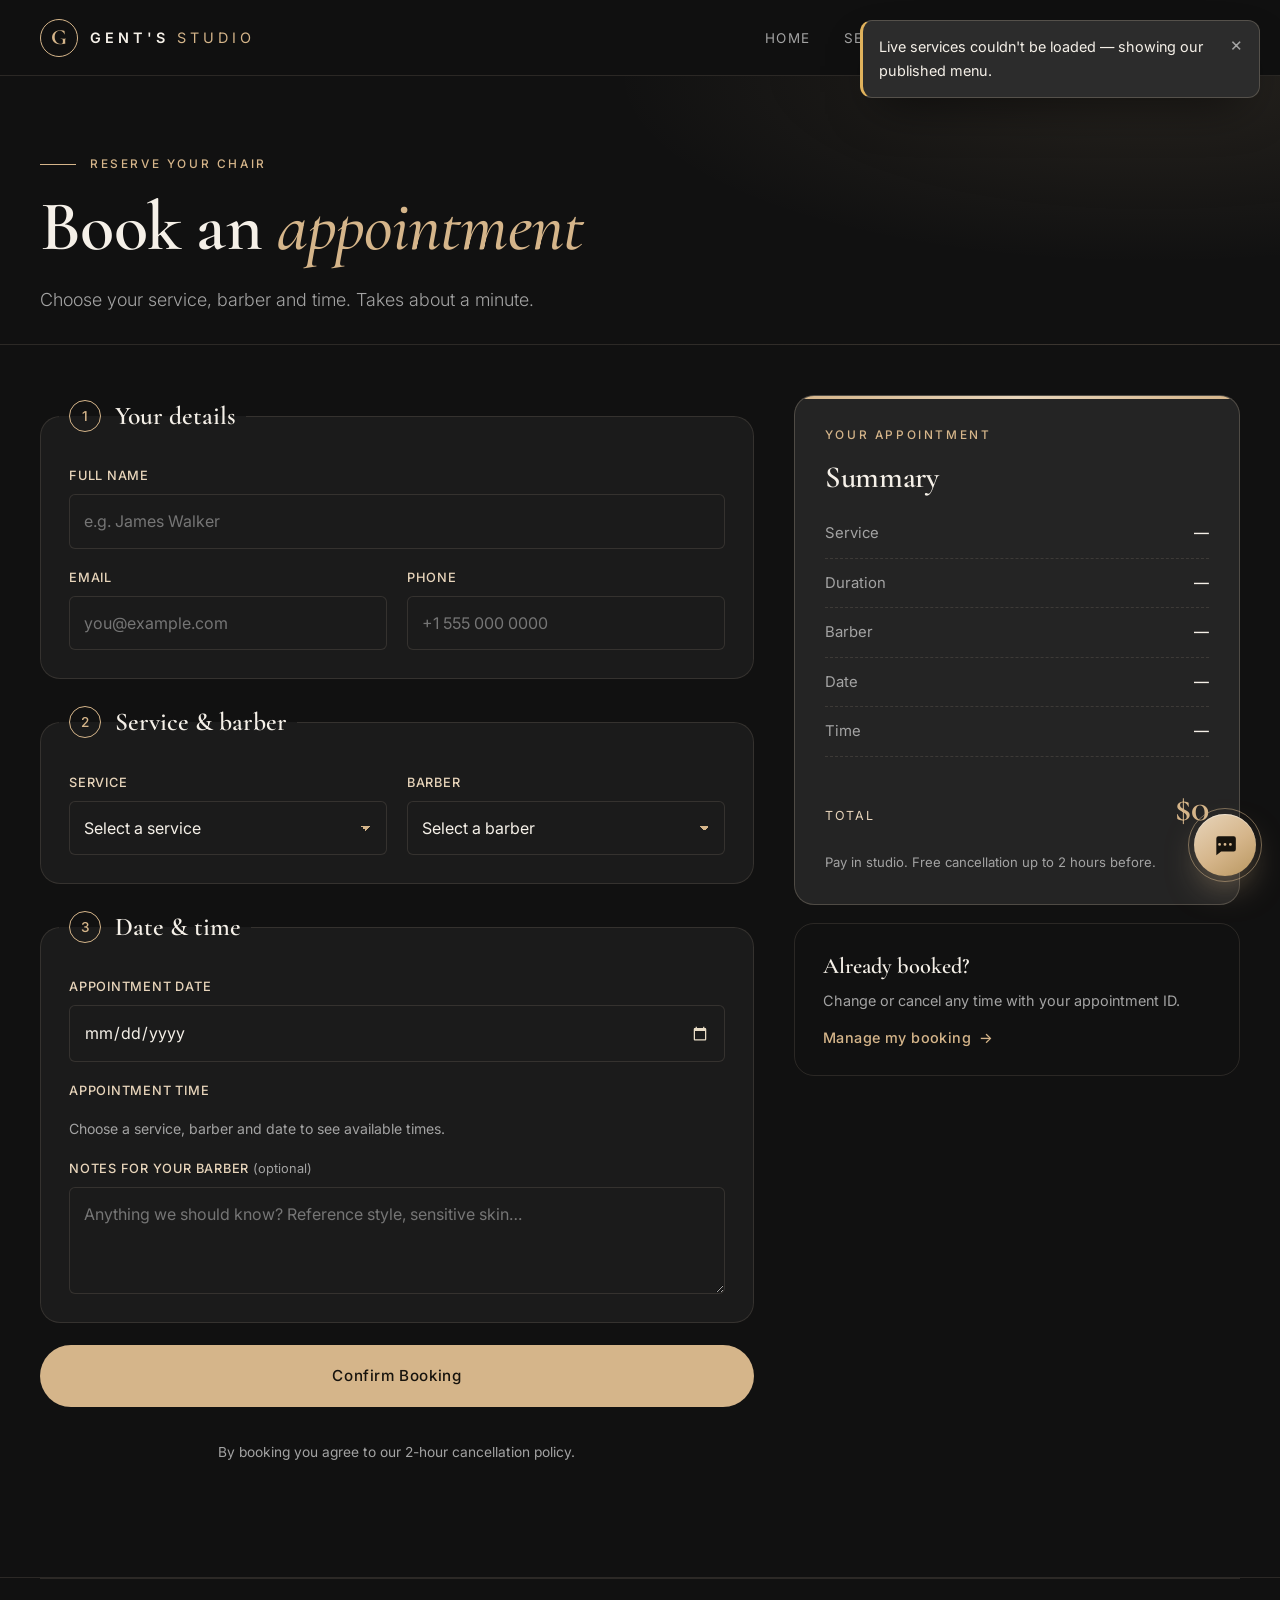
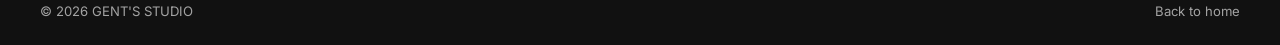
<file: gents-studio/booking.html>
<!DOCTYPE html>
<html lang="en">
<head>
  <meta charset="UTF-8">
  <meta name="viewport" content="width=device-width, initial-scale=1.0">
  <title>Book an Appointment — GENT'S STUDIO</title>
  <link rel="preconnect" href="https://fonts.googleapis.com">
  <link rel="preconnect" href="https://fonts.gstatic.com" crossorigin>
  <link href="https://fonts.googleapis.com/css2?family=Cormorant+Garamond:ital,wght@0,500;0,600;0,700;1,500&family=Inter:wght@300;400;500;600&display=swap" rel="stylesheet">
  <link rel="stylesheet" href="css/style.css">
  <link rel="stylesheet" href="css/booking.css">
  <link rel="stylesheet" href="css/responsive.css">
  <link rel="stylesheet" href="css/chatbot.css">
</head>
<body class="page-inner">
  <header class="site-header is-solid">
    <nav class="nav container" aria-label="Main">
      <a class="brand" href="index.html"><span class="brand__mark">G</span><span class="brand__text">GENT'S <em>STUDIO</em></span></a>
      <ul class="nav__links">
        <li><a href="index.html">Home</a></li>
        <li><a href="index.html#services">Services</a></li>
        <li><a href="index.html#barbers">Barbers</a></li>
        <li><a href="booking.html">Book</a></li>
        <li><a href="my-bookings.html">My Bookings</a></li>
      </ul>
      <button class="nav__burger" aria-label="Toggle menu" aria-expanded="false"><span></span><span></span><span></span></button>
    </nav>
  </header>

  <main class="booking-page">
    <section class="page-hero">
      <div class="container">
        <p class="eyebrow eyebrow--line">Reserve your chair</p>
        <h1 class="h1">Book an <em>appointment</em></h1>
        <p class="lead">Choose your service, barber and time. Takes about a minute.</p>
      </div>
    </section>

    <div class="container"><div id="dev-zone"></div></div>

    <section class="container booking-layout">
      <form id="booking-form" class="booking-form" novalidate>
        <fieldset class="form-step">
          <legend><span class="step-num">1</span>Your details</legend>
          <div class="form-grid">
            <div class="field field--full">
              <label for="name">Full name</label>
              <input id="name" name="name" autocomplete="name" placeholder="e.g. James Walker" required>
            </div>
            <div class="field">
              <label for="email">Email</label>
              <input id="email" name="email" type="email" autocomplete="email" placeholder="you@example.com" required>
            </div>
            <div class="field">
              <label for="phone">Phone</label>
              <input id="phone" name="phone" type="tel" autocomplete="tel" placeholder="+1 555 000 0000" required>
            </div>
          </div>
        </fieldset>

        <fieldset class="form-step">
          <legend><span class="step-num">2</span>Service &amp; barber</legend>
          <div class="form-grid">
            <div class="field">
              <label for="service">Service</label>
              <select id="service" name="service" required><option value="">Loading services…</option></select>
            </div>
            <div class="field">
              <label for="barber">Barber</label>
              <select id="barber" name="barber" required><option value="">Loading barbers…</option></select>
            </div>
          </div>
        </fieldset>

        <fieldset class="form-step">
          <legend><span class="step-num">3</span>Date &amp; time</legend>
          <div class="form-grid">
            <div class="field field--full">
              <label for="date">Appointment date</label>
              <input id="date" name="date" type="date" required>
            </div>
            <div class="field field--full">
              <label id="time-label">Appointment time</label>
              <input type="hidden" name="time" id="time">
              <div class="slot-grid" id="slot-grid" role="group" aria-labelledby="time-label"></div>
              <p class="slot-hint" id="slot-hint">Choose a service, barber and date to see available times.</p>
            </div>
            <div class="field field--full">
              <label for="notes">Notes for your barber <span class="optional">(optional)</span></label>
              <textarea id="notes" name="notes" rows="3" maxlength="500" placeholder="Anything we should know? Reference style, sensitive skin…"></textarea>
            </div>
          </div>
        </fieldset>

        <div id="booking-alert" class="form-alert" role="alert"></div>
        <button type="submit" class="btn btn--gold btn--lg btn--block">Confirm Booking</button>
        <p class="muted small center mt-sm">By booking you agree to our 2-hour cancellation policy.</p>
      </form>

      <aside class="booking-summary">
        <div class="summary-card">
          <p class="eyebrow">Your appointment</p>
          <h2 class="h3">Summary</h2>
          <div id="booking-summary"></div>
        </div>
        <div class="summary-help">
          <h3>Already booked?</h3>
          <p>Change or cancel any time with your appointment ID.</p>
          <a class="link-arrow" href="my-bookings.html">Manage my booking <span aria-hidden="true">→</span></a>
        </div>
      </aside>
    </section>
  </main>

  <footer class="site-footer site-footer--slim">
    <div class="container footer__base"><span>© <span data-year></span> GENT'S STUDIO</span><a href="index.html">Back to home</a></div>
  </footer>

  <script src="js/config.js"></script>
  <script src="js/api.js"></script>
  <script src="js/main.js"></script>
  <script src="js/booking.js"></script>
  <script src="js/chatbot.js"></script>
</body>
</html>
</file>
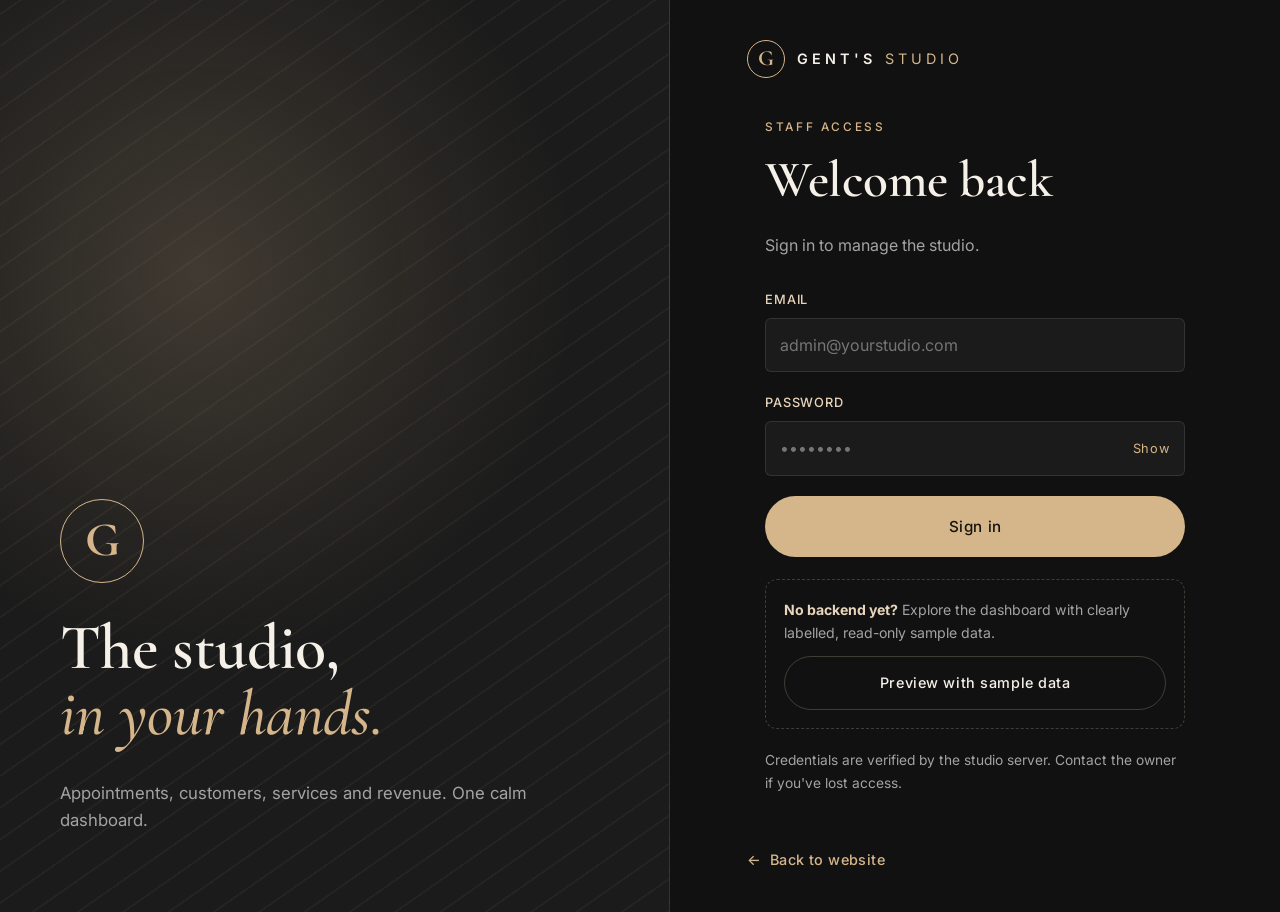
<file: gents-studio/login.html>
<!DOCTYPE html>
<html lang="en">
<head>
  <meta charset="UTF-8">
  <meta name="viewport" content="width=device-width, initial-scale=1.0">
  <meta name="robots" content="noindex">
  <title>Admin Login — GENT'S STUDIO</title>
  <link rel="preconnect" href="https://fonts.googleapis.com">
  <link rel="preconnect" href="https://fonts.gstatic.com" crossorigin>
  <link href="https://fonts.googleapis.com/css2?family=Cormorant+Garamond:ital,wght@0,500;0,600;0,700;1,500&family=Inter:wght@300;400;500;600&display=swap" rel="stylesheet">
  <link rel="stylesheet" href="css/style.css">
  <link rel="stylesheet" href="css/admin.css">
  <link rel="stylesheet" href="css/responsive.css">
</head>
<body class="login-body">
  <main class="login">
    <section class="login__art" aria-hidden="true">
      <div class="login__art-inner">
        <span class="brand__mark brand__mark--xl">G</span>
        <h2 class="display">The studio,<br><em>in your hands.</em></h2>
        <p>Appointments, customers, services and revenue. One calm dashboard.</p>
      </div>
    </section>

    <section class="login__panel">
      <a class="brand" href="index.html"><span class="brand__mark">G</span><span class="brand__text">GENT'S <em>STUDIO</em></span></a>
      <div class="login__form-wrap">
        <p class="eyebrow">Staff access</p>
        <h1 class="h2">Welcome back</h1>
        <p class="muted">Sign in to manage the studio.</p>

        <form id="login-form" class="login__form" novalidate>
          <div class="field">
            <label for="email">Email</label>
            <input id="email" name="email" type="email" autocomplete="username" placeholder="admin@yourstudio.com" required>
          </div>
          <div class="field">
            <label for="password">Password</label>
            <div class="input-group">
              <input id="password" name="password" type="password" autocomplete="current-password" placeholder="••••••••" required>
              <button type="button" class="input-group__btn" id="toggle-password" aria-pressed="false" aria-label="Show password">Show</button>
            </div>
          </div>
          <div id="login-alert" class="form-alert" role="alert"></div>
          <button type="submit" class="btn btn--gold btn--lg btn--block">Sign in</button>
        </form>
        <div class="preview-box" id="preview-box" hidden>
          <p><strong>No backend yet?</strong> Explore the dashboard with clearly labelled, read-only sample data.</p>
          <button type="button" class="btn btn--outline btn--block">Preview with sample data</button>
        </div>
        <p class="muted small mt-md">Credentials are verified by the studio server. Contact the owner if you've lost access.</p>
      </div>
      <a class="link-arrow small" href="index.html"><span aria-hidden="true">←</span> Back to website</a>
    </section>
  </main>

  <script src="js/config.js"></script>
  <script src="js/api.js"></script>
  <script src="js/auth.js"></script>
</body>
</html>
</file>
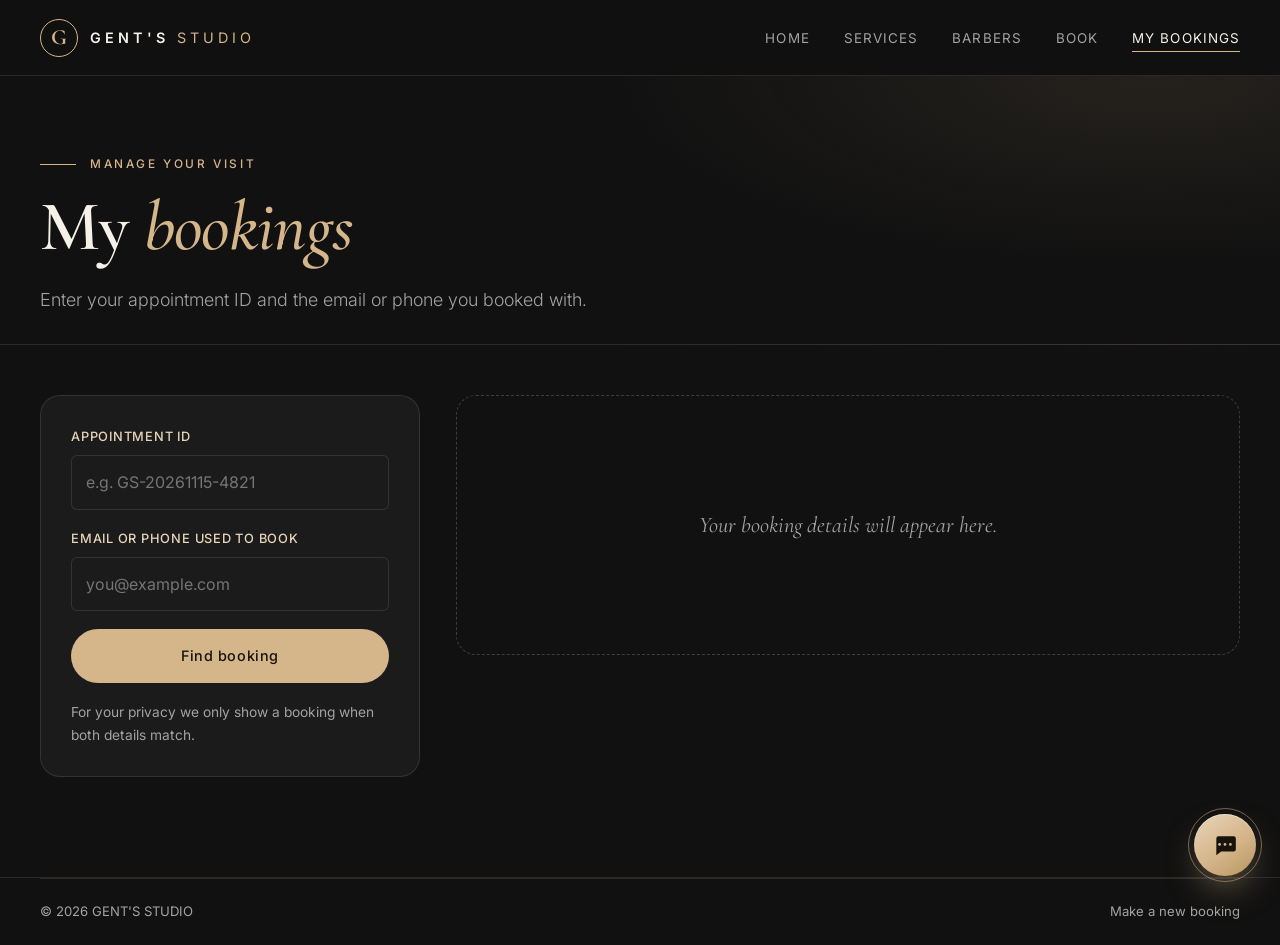
<file: gents-studio/my-bookings.html>
<!DOCTYPE html>
<html lang="en">
<head>
  <meta charset="UTF-8">
  <meta name="viewport" content="width=device-width, initial-scale=1.0">
  <title>My Bookings — GENT'S STUDIO</title>
  <link rel="preconnect" href="https://fonts.googleapis.com">
  <link rel="preconnect" href="https://fonts.gstatic.com" crossorigin>
  <link href="https://fonts.googleapis.com/css2?family=Cormorant+Garamond:ital,wght@0,500;0,600;0,700;1,500&family=Inter:wght@300;400;500;600&display=swap" rel="stylesheet">
  <link rel="stylesheet" href="css/style.css">
  <link rel="stylesheet" href="css/booking.css">
  <link rel="stylesheet" href="css/responsive.css">
  <link rel="stylesheet" href="css/chatbot.css">
</head>
<body class="page-inner">
  <header class="site-header is-solid">
    <nav class="nav container" aria-label="Main">
      <a class="brand" href="index.html"><span class="brand__mark">G</span><span class="brand__text">GENT'S <em>STUDIO</em></span></a>
      <ul class="nav__links">
        <li><a href="index.html">Home</a></li>
        <li><a href="index.html#services">Services</a></li>
        <li><a href="index.html#barbers">Barbers</a></li>
        <li><a href="booking.html">Book</a></li>
        <li><a href="my-bookings.html">My Bookings</a></li>
      </ul>
      <button class="nav__burger" aria-label="Toggle menu" aria-expanded="false"><span></span><span></span><span></span></button>
    </nav>
  </header>

  <main class="bookings-page">
    <section class="page-hero">
      <div class="container">
        <p class="eyebrow eyebrow--line">Manage your visit</p>
        <h1 class="h1">My <em>bookings</em></h1>
        <p class="lead">Enter your appointment ID and the email or phone you booked with.</p>
      </div>
    </section>

    <div class="container"><div id="dev-zone"></div></div>

    <section class="container bookings-layout">
      <form id="lookup-form" class="lookup-card" novalidate>
        <div class="field">
          <label for="appointmentId">Appointment ID</label>
          <input id="appointmentId" name="appointmentId" placeholder="e.g. GS-20261115-4821" autocomplete="off" required>
        </div>
        <div class="field">
          <label for="identity">Email or phone used to book</label>
          <input id="identity" name="identity" placeholder="you@example.com" autocomplete="email" required>
        </div>
        <button type="submit" class="btn btn--gold">Find booking</button>
        <div id="lookup-alert" class="form-alert lookup-card__alert" role="alert"></div>
        <p class="muted small lookup-card__note">For your privacy we only show a booking when both details match.</p>
      </form>

      <div id="lookup-result" class="lookup-result" aria-live="polite"></div>
    </section>
  </main>

  <footer class="site-footer site-footer--slim">
    <div class="container footer__base"><span>© <span data-year></span> GENT'S STUDIO</span><a href="booking.html">Make a new booking</a></div>
  </footer>

  <script src="js/config.js"></script>
  <script src="js/api.js"></script>
  <script src="js/main.js"></script>
  <script src="js/appointments.js"></script>
  <script src="js/chatbot.js"></script>
</body>
</html>
</file>
<file: gents-studio/css/style.css>
/* =========================================================
   GENT'S STUDIO — base styles, components, homepage
   ========================================================= */
:root {
  --bg: #111111;
  --bg-2: #1B1B1B;
  --card: #242424;
  --card-2: #2C2C2C;
  --gold: #D5B58A;
  --gold-dk: #B8965F;
  --beige: #E8D5BB;
  --text: #F5F0E8;
  --text-2: #A3A3A3;
  --line: rgba(232, 213, 187, 0.12);
  --line-2: rgba(232, 213, 187, 0.22);
  --ok: #7FB685;
  --warn: #E0B25C;
  --err: #E07A6B;
  --info: #8FB3D9;

  --serif: "Cormorant Garamond", Georgia, "Times New Roman", serif;
  --sans: "Inter", system-ui, -apple-system, "Segoe UI", Roboto, sans-serif;

  --r-sm: 6px; --r: 12px; --r-lg: 20px;
  --shadow: 0 20px 50px -20px rgba(0, 0, 0, 0.7);
  --ease: cubic-bezier(.2, .7, .2, 1);
  --container: 1200px;
  --header-h: 76px;
}

*, *::before, *::after { box-sizing: border-box; }
html { scroll-behavior: smooth; scroll-padding-top: var(--header-h); }
body {
  margin: 0; background: var(--bg); color: var(--text);
  font: 400 16px/1.65 var(--sans); -webkit-font-smoothing: antialiased;
}
body.no-scroll { overflow: hidden; }
img { max-width: 100%; display: block; }
a { color: inherit; text-decoration: none; }
button { font: inherit; color: inherit; cursor: pointer; }
input, select, textarea { font: inherit; }
::selection { background: var(--gold); color: var(--bg); }
:focus-visible { outline: 2px solid var(--gold); outline-offset: 3px; }
code { font-family: ui-monospace, Menlo, monospace; font-size: .88em; color: var(--beige); background: var(--card); padding: 1px 6px; border-radius: 4px; }

.container { width: min(100% - 48px, var(--container)); margin-inline: auto; }
.skip-link { position: absolute; left: -999px; top: 8px; background: var(--gold); color: var(--bg); padding: 8px 14px; border-radius: var(--r-sm); z-index: 999; }
.skip-link:focus { left: 8px; }

/* ---------- Typography ---------- */
.display, .h1, .h2, .h3 { font-family: var(--serif); font-weight: 600; letter-spacing: -0.01em; line-height: 1.04; margin: 0 0 .5em; }
.display { font-size: clamp(3rem, 7.4vw, 6.4rem); }
.h1 { font-size: clamp(2.6rem, 5.5vw, 4.4rem); }
.h2 { font-size: clamp(2rem, 4vw, 3.2rem); }
.h3 { font-size: clamp(1.5rem, 2.4vw, 2rem); }
.display em, .h1 em, .h2 em, .h3 em { font-style: italic; font-weight: 500; color: var(--gold); }
.lead { font-size: clamp(1.05rem, 1.4vw, 1.2rem); color: var(--text-2); max-width: 56ch; font-weight: 300; }
.eyebrow { font-size: .74rem; letter-spacing: .22em; text-transform: uppercase; color: var(--gold); font-weight: 500; margin: 0 0 1rem; }
.eyebrow--line { display: inline-flex; align-items: center; gap: 14px; }
.eyebrow--line::before { content: ""; width: 36px; height: 1px; background: var(--gold); }
.muted { color: var(--text-2); }
.small { font-size: .86rem; }
.center { text-align: center; }
.mono { font-family: ui-monospace, Menlo, monospace; font-size: .85em; letter-spacing: .02em; }
.mt-sm { margin-top: .75rem; } .mt-md { margin-top: 1.25rem; } .mt-lg { margin-top: 3rem; }
.text-warn { color: var(--warn); } .text-error { color: var(--err); }

/* ---------- Buttons ---------- */
.btn {
  --pad: 14px 26px;
  display: inline-flex; align-items: center; justify-content: center; gap: 10px;
  padding: var(--pad); border-radius: 999px; border: 1px solid transparent;
  font-size: .9rem; font-weight: 500; letter-spacing: .04em; white-space: nowrap;
  transition: background .25s var(--ease), color .25s var(--ease), border-color .25s var(--ease), transform .25s var(--ease), box-shadow .25s var(--ease);
  background: none;
}
.btn:hover:not(:disabled) { transform: translateY(-1px); }
.btn:active:not(:disabled) { transform: translateY(0); }
.btn:disabled { opacity: .6; cursor: not-allowed; }
.btn--sm { --pad: 9px 18px; font-size: .82rem; }
.btn--lg { --pad: 17px 34px; font-size: .95rem; }
.btn--block { width: 100%; }
.btn--gold { background: var(--gold); color: #17130D; }
.btn--gold:hover:not(:disabled) { background: var(--beige); box-shadow: 0 10px 30px -10px rgba(213, 181, 138, .55); }
.btn--outline { border-color: var(--line-2); color: var(--text); }
.btn--outline:hover:not(:disabled) { border-color: var(--gold); color: var(--gold); }
.btn--ghost { color: var(--text-2); border-color: var(--line); }
.btn--ghost:hover:not(:disabled) { color: var(--text); border-color: var(--line-2); background: rgba(255, 255, 255, .03); }
.btn--danger { background: var(--err); color: #1a0d0b; }
.btn--danger:hover:not(:disabled) { background: #ec9285; }
.btn--danger-text { color: var(--err); }
.btn--danger-text:hover:not(:disabled) { color: #f19a8d; border-color: rgba(224, 122, 107, .4); }

.link-arrow { color: var(--gold); font-weight: 500; font-size: .9rem; letter-spacing: .03em; display: inline-flex; gap: 8px; align-items: center; }
.link-arrow span { transition: transform .25s var(--ease); }
.link-arrow:hover span { transform: translateX(4px); }

.spinner { width: 15px; height: 15px; border-radius: 50%; border: 2px solid currentColor; border-right-color: transparent; display: inline-block; animation: spin .7s linear infinite; }
@keyframes spin { to { transform: rotate(360deg); } }

/* ---------- Forms ---------- */
.form-grid { display: grid; grid-template-columns: repeat(2, minmax(0, 1fr)); gap: 18px 20px; }
.field { display: flex; flex-direction: column; gap: 8px; min-width: 0; }
.field--full { grid-column: 1 / -1; }
.field label, .field > span { font-size: .8rem; letter-spacing: .06em; text-transform: uppercase; color: var(--beige); font-weight: 500; }
.optional { text-transform: none; letter-spacing: 0; color: var(--text-2); font-weight: 400; }
.field input, .field select, .field textarea, .toolbar input, .toolbar select, .status-row select {
  width: 100%; background: var(--bg-2); color: var(--text); border: 1px solid var(--line);
  border-radius: var(--r-sm); padding: 13px 14px; transition: border-color .2s, box-shadow .2s, background .2s;
}
.field textarea { resize: vertical; min-height: 84px; }
.field select, .toolbar select, .status-row select {
  appearance: none; padding-right: 40px;
  background-image: linear-gradient(45deg, transparent 50%, var(--gold) 50%), linear-gradient(135deg, var(--gold) 50%, transparent 50%);
  background-position: calc(100% - 20px) 52%, calc(100% - 15px) 52%; background-size: 5px 5px; background-repeat: no-repeat;
}
.field input:hover, .field select:hover, .field textarea:hover { border-color: var(--line-2); }
.field input:focus, .field select:focus, .field textarea:focus, .toolbar input:focus, .toolbar select:focus {
  outline: none; border-color: var(--gold); box-shadow: 0 0 0 3px rgba(213, 181, 138, .15); background: #1f1f1f;
}
input[type="date"]::-webkit-calendar-picker-indicator, input[type="time"]::-webkit-calendar-picker-indicator { filter: invert(.8) sepia(.4); cursor: pointer; }
.field.has-error input, .field.has-error select, .field.has-error textarea { border-color: var(--err); }
.field__error { margin: 0; font-size: .8rem; color: var(--err); min-height: 0; }
.field.has-error .slot-grid { outline: 1px solid var(--err); outline-offset: 6px; border-radius: var(--r-sm); }

.input-group { display: flex; position: relative; }
.input-group input { padding-right: 70px; }
.input-group__btn { position: absolute; right: 6px; top: 50%; transform: translateY(-50%); background: none; border: 0; color: var(--gold); font-size: .8rem; padding: 8px 10px; letter-spacing: .05em; }

.form-alert { display: none; padding: 13px 16px; border-radius: var(--r-sm); font-size: .9rem; margin: 6px 0 16px; border: 1px solid; }
.form-alert--error, .form-alert--warn, .form-alert--ok { display: block; }
.form-alert--error { background: rgba(224, 122, 107, .1); border-color: rgba(224, 122, 107, .35); color: #f0a497; }
.form-alert--warn { background: rgba(224, 178, 92, .1); border-color: rgba(224, 178, 92, .35); color: #ecc77f; }
.form-alert--ok { background: rgba(127, 182, 133, .1); border-color: rgba(127, 182, 133, .35); color: #9fd1a4; }

.dev-banner {
  display: flex; gap: 14px; align-items: baseline; flex-wrap: wrap;
  margin: 24px 0; padding: 14px 18px; border-radius: var(--r);
  background: repeating-linear-gradient(-45deg, rgba(224, 178, 92, .06) 0 12px, rgba(224, 178, 92, .1) 12px 24px);
  border: 1px dashed rgba(224, 178, 92, .45); color: #ecc77f; font-size: .9rem;
}
.dev-banner strong { text-transform: uppercase; letter-spacing: .14em; font-size: .72rem; }
.dev-banner span { color: var(--text-2); }

/* ---------- Badges / chips ---------- */
.badge { display: inline-block; padding: 4px 11px; border-radius: 999px; font-size: .72rem; font-weight: 600; letter-spacing: .08em; text-transform: uppercase; border: 1px solid; white-space: nowrap; }
.badge--pending   { color: var(--warn); border-color: rgba(224, 178, 92, .4); background: rgba(224, 178, 92, .08); }
.badge--confirmed { color: var(--info); border-color: rgba(143, 179, 217, .4); background: rgba(143, 179, 217, .08); }
.badge--completed { color: var(--ok); border-color: rgba(127, 182, 133, .4); background: rgba(127, 182, 133, .08); }
.badge--cancelled, .badge--deleted, .badge--no-show { color: var(--err); border-color: rgba(224, 122, 107, .4); background: rgba(224, 122, 107, .08); }

.chips { list-style: none; padding: 0; margin: 0; display: flex; flex-wrap: wrap; gap: 6px; }
.chips li, .chip { font-size: .74rem; padding: 4px 11px; border-radius: 999px; border: 1px solid var(--line-2); color: var(--beige); }

/* ---------- Header / nav ---------- */
.site-header { position: fixed; inset: 0 0 auto; z-index: 50; height: var(--header-h); display: flex; align-items: center; transition: background .3s, border-color .3s, backdrop-filter .3s; border-bottom: 1px solid transparent; }
.site-header.is-scrolled, .site-header.is-solid { background: rgba(17, 17, 17, .86); backdrop-filter: blur(14px); border-color: var(--line); }
.nav { display: flex; align-items: center; justify-content: space-between; gap: 24px; }
.brand { display: inline-flex; align-items: center; gap: 12px; }
.brand__mark { width: 38px; height: 38px; border: 1px solid var(--gold); border-radius: 50%; display: grid; place-items: center; font-family: var(--serif); font-size: 1.35rem; font-weight: 700; color: var(--gold); }
.brand__mark--xl { width: 84px; height: 84px; font-size: 3rem; margin-bottom: 32px; }
.brand__text { font-size: .9rem; letter-spacing: .28em; font-weight: 600; }
.brand__text em { font-style: normal; color: var(--gold); font-weight: 400; }
.nav__links { list-style: none; display: flex; align-items: center; gap: 34px; margin: 0; padding: 0; }
.nav__links a:not(.btn) { font-size: .84rem; letter-spacing: .08em; text-transform: uppercase; color: var(--text-2); position: relative; padding: 6px 0; transition: color .2s; }
.nav__links a:not(.btn)::after { content: ""; position: absolute; left: 0; bottom: 0; width: 100%; height: 1px; background: var(--gold); transform: scaleX(0); transform-origin: left; transition: transform .3s var(--ease); }
.nav__links a:not(.btn):hover, .nav__links a.is-active { color: var(--text); }
.nav__links a:not(.btn):hover::after, .nav__links a.is-active::after { transform: scaleX(1); }
.nav__burger { display: none; background: none; border: 0; width: 42px; height: 42px; padding: 10px; flex-direction: column; justify-content: center; gap: 6px; }
.nav__burger span { height: 1.5px; background: var(--text); transition: transform .3s, opacity .3s; }

/* ---------- Hero ---------- */
.hero { position: relative; min-height: 100vh; min-height: 100svh; display: flex; flex-direction: column; justify-content: center; padding-top: calc(var(--header-h) + 40px); overflow: hidden; }
.hero__bg { position: absolute; inset: 0; z-index: -1;
  background:
    radial-gradient(70% 60% at 85% 20%, rgba(213, 181, 138, .14), transparent 60%),
    radial-gradient(50% 50% at 10% 90%, rgba(213, 181, 138, .06), transparent 70%),
    var(--bg);
}
.hero__bg::before { content: ""; position: absolute; inset: 0 0 0 38%;
  background: linear-gradient(90deg, var(--bg) 0%, rgba(17, 17, 17, .78) 20%, rgba(17, 17, 17, .15) 100%), linear-gradient(0deg, var(--bg) 0%, transparent 42%), url("https://images.unsplash.com/photo-1503951914875-452162b0f3f1?auto=format&fit=crop&w=1800&q=85") center 45%/cover;
  opacity: .72; }
.hero__stripe { position: absolute; right: 9%; top: 0; bottom: 0; width: 160px; opacity: .08;
  background: repeating-linear-gradient(-35deg, var(--gold) 0 18px, transparent 18px 36px, var(--beige) 36px 54px, transparent 54px 72px);
  mask-image: linear-gradient(transparent, #000 25%, #000 75%, transparent); -webkit-mask-image: linear-gradient(transparent, #000 25%, #000 75%, transparent); }
.hero__grain { position: absolute; inset: 0; opacity: .05; background-image: url("data:image/svg+xml,%3Csvg xmlns='http://www.w3.org/2000/svg' width='160' height='160'%3E%3Cfilter id='n'%3E%3CfeTurbulence type='fractalNoise' baseFrequency='.9' numOctaves='3'/%3E%3C/filter%3E%3Crect width='100%25' height='100%25' filter='url(%23n)'/%3E%3C/svg%3E"); }
.hero__inner { display: grid; grid-template-columns: 1.5fr 1fr; gap: 60px; align-items: end; padding-bottom: 60px; }
.hero__copy .lead { margin: 1.6rem 0 2.4rem; }
.hero__actions { display: flex; gap: 14px; flex-wrap: wrap; }
.hero__barbers { margin-top: 28px; }
.hero__card { background: rgba(36, 36, 36, .6); backdrop-filter: blur(10px); border: 1px solid var(--line); border-radius: var(--r-lg); padding: 30px; display: grid; gap: 22px; animation: rise 1s .3s var(--ease) both; }
.hero__stat { display: flex; align-items: center; gap: 20px; }
.hero__stat strong { font-family: var(--serif); font-size: 3rem; color: var(--gold); font-weight: 600; line-height: 1; min-width: 90px; }
.hero__stat span { color: var(--text-2); font-size: .88rem; line-height: 1.5; }
.hero__divider { height: 1px; background: var(--line); }
.hero__copy > * { animation: rise .9s var(--ease) both; }
.hero__copy > *:nth-child(2) { animation-delay: .08s; } .hero__copy > *:nth-child(3) { animation-delay: .16s; } .hero__copy > *:nth-child(4) { animation-delay: .24s; } .hero__copy > *:nth-child(5) { animation-delay: .32s; }
@keyframes rise { from { opacity: 0; transform: translateY(24px); } to { opacity: 1; transform: none; } }

.hero__marquee { border-block: 1px solid var(--line); padding: 18px 0; overflow: hidden; background: var(--bg-2); }
.marquee__track { display: flex; gap: 40px; width: max-content; animation: marquee 38s linear infinite; font-family: var(--serif); font-size: 1.5rem; font-style: italic; color: var(--beige); }
.marquee__track span:nth-child(even) { color: var(--gold); font-style: normal; font-size: 1rem; align-self: center; }
@keyframes marquee { to { transform: translateX(-50%); } }

/* ---------- Sections ---------- */
.section { padding: clamp(80px, 11vw, 140px) 0; }
.section--alt { background: var(--bg-2); }
.section-head { display: flex; justify-content: space-between; align-items: end; gap: 40px; margin-bottom: 56px; }
.section-head .h2 { margin: 0; }
.section-head__text { color: var(--text-2); max-width: 40ch; margin: 0; }
.section-head--center { flex-direction: column; align-items: center; text-align: center; }

.intro__grid { display: grid; grid-template-columns: auto 1.2fr 1fr; gap: 60px; align-items: start; }
.intro__num { font-family: var(--serif); font-size: 7rem; line-height: .8; color: transparent; -webkit-text-stroke: 1px var(--gold); opacity: .6; }
.intro__text p { color: var(--text-2); margin: 0 0 1.2em; }
.studio-gallery { display: grid; grid-template-columns: 1.5fr 1fr 1fr; gap: 16px; margin-top: 54px; }
.studio-gallery__item { height: 240px; overflow: hidden; border-radius: var(--r-lg); margin: 0; border: 1px solid var(--line); }
.studio-gallery__item--wide { height: 320px; }
.studio-gallery__item img { width: 100%; height: 100%; object-fit: cover; transition: transform .7s var(--ease); }
.studio-gallery__item:hover img { transform: scale(1.04); }

/* Service cards */
.services-grid { display: grid; grid-template-columns: repeat(3, 1fr); gap: 1px; background: var(--line); border: 1px solid var(--line); border-radius: var(--r-lg); overflow: hidden; }
.service-card { background: var(--bg-2); padding: 34px 30px; display: flex; flex-direction: column; gap: 12px; transition: background .35s var(--ease); position: relative; }
.service-card__image { height: 165px; margin: -34px -30px 12px; overflow: hidden; background: var(--card); }
.service-card__image img { width: 100%; height: 100%; object-fit: cover; transition: transform .7s var(--ease); }
.service-card:hover .service-card__image img { transform: scale(1.04); }
.service-card::before { content: ""; position: absolute; inset: 0; background: linear-gradient(160deg, rgba(213, 181, 138, .09), transparent 60%); opacity: 0; transition: opacity .35s; }
.service-card:hover { background: var(--card); }
.service-card:hover::before { opacity: 1; }
.service-card__top { display: flex; justify-content: space-between; font-size: .74rem; letter-spacing: .14em; text-transform: uppercase; }
.service-card__cat { color: var(--gold); }
.service-card__dur { color: var(--text-2); }
.service-card__name { font-family: var(--serif); font-size: 1.9rem; font-weight: 600; margin: 14px 0 0; line-height: 1.1; }
.service-card__desc { color: var(--text-2); margin: 0; flex: 1; font-size: .94rem; }
.service-card__foot { display: flex; justify-content: space-between; align-items: center; padding-top: 18px; margin-top: 8px; border-top: 1px solid var(--line); position: relative; }
.service-card__price { font-family: var(--serif); font-size: 2rem; color: var(--beige); font-weight: 600; }

/* Barber cards */
.barbers-grid { display: grid; grid-template-columns: repeat(4, 1fr); gap: 22px; }
.barber-card { background: var(--card); border-radius: var(--r-lg); overflow: hidden; border: 1px solid var(--line); transition: transform .4s var(--ease), border-color .4s, box-shadow .4s; display: flex; flex-direction: column; }
.barber-card:hover { transform: translateY(-6px); border-color: var(--line-2); box-shadow: var(--shadow); }
.barber-card__portrait { aspect-ratio: 4/4.4; position: relative; display: grid; place-items: center; overflow: hidden;
  background: radial-gradient(80% 70% at 50% 25%, #3a3226, #1a1713 75%); }
.barber-card__portrait img { position: absolute; inset: 0; width: 100%; height: 100%; object-fit: cover; object-position: center 35%; transition: transform .7s var(--ease); }
.barber-card:hover .barber-card__portrait img { transform: scale(1.04); }
.barber-card__portrait::after { content: ""; position: absolute; inset: 0; background: repeating-linear-gradient(90deg, transparent 0 22px, rgba(213, 181, 138, .04) 22px 23px); }
.barber-card__portrait span { position: absolute; z-index: 1; bottom: 14px; left: 14px; padding: 4px 10px; border-radius: 999px; background: rgba(17, 17, 17, .68); border: 1px solid var(--line-2); font-family: var(--serif); font-size: 1rem; font-weight: 600; color: var(--beige); }
.barber-card__body { padding: 24px; display: flex; flex-direction: column; gap: 6px; flex: 1; }
.barber-card__body .eyebrow { margin: 0; font-size: .68rem; }
.barber-card__body h3 { font-family: var(--serif); font-size: 1.65rem; margin: 0; font-weight: 600; }
.barber-card__years { color: var(--text-2); font-size: .86rem; margin: 0 0 10px; }
.barber-card .chips { margin-bottom: 18px; flex: 1; align-content: flex-start; }
.barber-card .btn { align-self: flex-start; }

/* Why */
.why-grid { display: grid; grid-template-columns: repeat(4, 1fr); gap: 22px; }
.why-card { padding: 34px 28px; border: 1px solid var(--line); border-radius: var(--r-lg); background: var(--bg); transition: border-color .3s, transform .3s var(--ease); }
.why-card:hover { border-color: var(--gold); transform: translateY(-4px); }
.why-card__icon { width: 52px; height: 52px; border-radius: 50%; border: 1px solid var(--line-2); display: grid; place-items: center; color: var(--gold); font-size: 1.3rem; margin-bottom: 22px; }
.why-card h3 { font-family: var(--serif); font-size: 1.55rem; margin: 0 0 8px; font-weight: 600; }
.why-card p { color: var(--text-2); margin: 0; font-size: .94rem; }

/* Testimonials */
.testimonials__inner { max-width: 900px; text-align: center; }
.testimonial-track { display: grid; margin-top: 20px; }
.testimonial { grid-area: 1 / 1; margin: 0; opacity: 0; transform: translateY(12px); transition: opacity .6s var(--ease), transform .6s var(--ease); pointer-events: none; }
.testimonial.is-active { opacity: 1; transform: none; pointer-events: auto; }
.testimonial blockquote { font-family: var(--serif); font-size: clamp(1.7rem, 3.4vw, 2.8rem); line-height: 1.25; font-style: italic; margin: 0 0 28px; }
.testimonial figcaption { display: flex; flex-direction: column; gap: 2px; }
.testimonial figcaption strong { color: var(--gold); letter-spacing: .1em; font-size: .86rem; text-transform: uppercase; }
.testimonial figcaption span { color: var(--text-2); font-size: .86rem; }
.testimonial-dots { display: flex; justify-content: center; gap: 10px; margin-top: 36px; }
.testimonial-dots button { width: 28px; height: 3px; border: 0; background: var(--line-2); padding: 0; border-radius: 2px; transition: background .3s, width .3s; }
.testimonial-dots button.is-active { background: var(--gold); width: 48px; }

/* Visit */
.visit-grid { display: grid; grid-template-columns: 1fr 1fr 1.1fr; gap: 22px; }
.visit-card { background: var(--card); border: 1px solid var(--line); border-radius: var(--r-lg); padding: 34px; }
.hours, .contact-list { list-style: none; padding: 0; margin: 10px 0 18px; }
.hours li, .contact-list li { display: flex; justify-content: space-between; gap: 16px; padding: 13px 0; border-bottom: 1px solid var(--line); font-size: .94rem; }
.hours li span:first-child, .contact-list li span { color: var(--text-2); }
.contact-list li strong { font-weight: 500; text-align: right; }
.map-placeholder { height: 150px; border-radius: var(--r); display: grid; place-items: center; color: var(--gold); position: relative; overflow: hidden; background: var(--bg-2); }
.map-placeholder img { position: absolute; inset: 0; width: 100%; height: 100%; object-fit: cover; }
.map-placeholder::after { content: ""; position: absolute; inset: 0; background: linear-gradient(0deg, rgba(17, 17, 17, .5), transparent 70%); }
.map-placeholder span { position: relative; z-index: 1; font-size: 1.5rem; text-shadow: 0 2px 8px #111; }
.visit-cta { border-radius: var(--r-lg); padding: 40px; display: flex; flex-direction: column; justify-content: center; align-items: flex-start;
  background: linear-gradient(150deg, rgba(213, 181, 138, .18), rgba(213, 181, 138, .02)), var(--card); border: 1px solid var(--line-2); }
.visit-cta p { color: var(--text-2); margin: 0 0 26px; }

/* Footer */
.site-footer { border-top: 1px solid var(--line); padding: 70px 0 0; background: var(--bg); }
.site-footer--slim { padding: 0; }
.footer__grid { display: grid; grid-template-columns: 2fr 1fr 1fr 1fr; gap: 40px; padding-bottom: 50px; }
.footer__grid h4 { font-size: .74rem; letter-spacing: .2em; text-transform: uppercase; color: var(--gold); margin: 0 0 16px; font-weight: 500; }
.footer__grid nav, .footer__grid > div { display: flex; flex-direction: column; gap: 8px; }
.footer__grid a:not(.brand) { color: var(--text-2); font-size: .92rem; transition: color .2s; }
.footer__grid a:hover { color: var(--text); }
.footer__grid p { margin: 0; color: var(--text-2); }
.footer__base { display: flex; justify-content: space-between; gap: 20px; padding: 22px 0; border-top: 1px solid var(--line); color: var(--text-2); font-size: .82rem; }
.footer__base a:hover { color: var(--gold); }

/* Reveal */
.reveal { opacity: 0; transform: translateY(26px); transition: opacity .8s var(--ease) var(--d, 0ms), transform .8s var(--ease) var(--d, 0ms); }
.reveal.is-in { opacity: 1; transform: none; }

/* ---------- Toasts ---------- */
.toast-stack { position: fixed; top: 20px; right: 20px; z-index: 300; display: flex; flex-direction: column; gap: 10px; max-width: min(400px, calc(100vw - 40px)); }
.toast { display: flex; gap: 14px; align-items: flex-start; justify-content: space-between; padding: 14px 16px; border-radius: var(--r); background: var(--card-2); border: 1px solid var(--line-2); border-left: 3px solid var(--info); box-shadow: var(--shadow); font-size: .9rem; opacity: 0; transform: translateX(20px); transition: opacity .3s, transform .3s var(--ease); }
.toast.is-visible { opacity: 1; transform: none; }
.toast--success { border-left-color: var(--ok); } .toast--error { border-left-color: var(--err); } .toast--warn { border-left-color: var(--warn); }
.toast__close { background: none; border: 0; color: var(--text-2); font-size: 1.2rem; line-height: 1; padding: 0; }

/* ---------- Modal ---------- */
.modal-overlay { position: fixed; inset: 0; z-index: 200; background: rgba(0, 0, 0, .7); backdrop-filter: blur(6px); display: grid; place-items: center; padding: 20px; opacity: 0; transition: opacity .2s; }
.modal-overlay.is-open { opacity: 1; }
.modal { width: 100%; max-height: calc(100vh - 40px); display: flex; flex-direction: column; background: var(--card); border: 1px solid var(--line-2); border-radius: var(--r-lg); box-shadow: 0 40px 80px -20px rgba(0, 0, 0, .8); transform: translateY(14px) scale(.98); transition: transform .25s var(--ease); }
.modal-overlay.is-open .modal { transform: none; }
.modal--sm { max-width: 440px; } .modal--md { max-width: 580px; } .modal--lg { max-width: 820px; }
.modal__head { display: flex; justify-content: space-between; align-items: center; padding: 22px 26px; border-bottom: 1px solid var(--line); }
.modal__head h3 { margin: 0; font-family: var(--serif); font-size: 1.7rem; font-weight: 600; }
.modal__close { background: none; border: 0; font-size: 1.6rem; color: var(--text-2); line-height: 1; width: 36px; height: 36px; border-radius: 50%; transition: background .2s, color .2s; }
.modal__close:hover { background: var(--bg-2); color: var(--text); }
.modal__body { padding: 24px 26px; overflow-y: auto; }
.modal__text { color: var(--text-2); margin: 0; }
.modal__sub { font-size: .76rem; letter-spacing: .16em; text-transform: uppercase; color: var(--gold); margin: 26px 0 12px; font-weight: 500; }
.modal__foot { display: flex; justify-content: flex-end; gap: 10px; padding: 18px 26px; border-top: 1px solid var(--line); }

.detail-list { display: grid; grid-template-columns: 1fr 1fr; gap: 0 24px; margin: 0; }
.detail-list div { padding: 11px 0; border-bottom: 1px solid var(--line); min-width: 0; }
.detail-list dt { font-size: .72rem; letter-spacing: .1em; text-transform: uppercase; color: var(--text-2); margin-bottom: 3px; }
.detail-list dd { margin: 0; overflow-wrap: anywhere; }
.detail-list--row { grid-template-columns: repeat(3, 1fr); }
.status-row { display: flex; align-items: center; gap: 14px; margin-top: 20px; }
.status-row label { font-size: .8rem; letter-spacing: .06em; text-transform: uppercase; color: var(--beige); white-space: nowrap; }
.status-row select { padding: 10px 40px 10px 12px; text-transform: capitalize; }

@media (prefers-reduced-motion: reduce) {
  *, *::before, *::after { animation-duration: .01ms !important; animation-iteration-count: 1 !important; transition-duration: .01ms !important; scroll-behavior: auto !important; }
  .reveal { opacity: 1; transform: none; }
}
</file>
<file: gents-studio/css/booking.css>
/* GENT'S STUDIO — booking & my-bookings pages */
.page-inner main { padding-top: var(--header-h); min-height: calc(100vh - 70px); }
.page-hero { padding: 70px 0 30px; background: radial-gradient(60% 100% at 90% 0%, rgba(213, 181, 138, .1), transparent 70%); border-bottom: 1px solid var(--line); }
.page-hero .h1 { margin-bottom: .3em; }
.page-hero .lead { margin: 0; }

.booking-layout { display: grid; grid-template-columns: minmax(0, 1.6fr) minmax(0, 1fr); gap: 40px; padding: 50px 0 100px; align-items: start; }
.booking-form { display: flex; flex-direction: column; gap: 22px; }
.form-step { border: 1px solid var(--line); border-radius: var(--r-lg); padding: 28px; margin: 0; background: var(--bg-2); min-width: 0; }
.form-step legend { display: flex; align-items: center; gap: 14px; padding: 0 10px; margin-left: -10px; font-family: var(--serif); font-size: 1.6rem; font-weight: 600; }
.step-num { width: 32px; height: 32px; border-radius: 50%; border: 1px solid var(--gold); color: var(--gold); display: grid; place-items: center; font-family: var(--sans); font-size: .85rem; font-weight: 500; }

.slot-grid { display: grid; grid-template-columns: repeat(auto-fill, minmax(96px, 1fr)); gap: 10px; }
.slot { padding: 12px 8px; border-radius: var(--r-sm); background: var(--bg); border: 1px solid var(--line); color: var(--text); font-size: .88rem; transition: border-color .2s, background .2s, color .2s, transform .2s; }
.slot:hover:not(:disabled) { border-color: var(--gold); transform: translateY(-1px); }
.slot.is-selected { background: var(--gold); border-color: var(--gold); color: #17130D; font-weight: 600; }
.slot:disabled { opacity: .35; text-decoration: line-through; cursor: not-allowed; }
.slot-loading { grid-column: 1 / -1; display: flex; gap: 10px; align-items: center; color: var(--text-2); font-size: .9rem; padding: 10px 0; }
.slot-hint { margin: 0; color: var(--text-2); font-size: .88rem; }
.slot-hint:empty { display: none; }

.booking-summary { position: sticky; top: calc(var(--header-h) + 24px); display: flex; flex-direction: column; gap: 18px; }
.summary-card { background: var(--card); border: 1px solid var(--line-2); border-radius: var(--r-lg); padding: 30px; position: relative; overflow: hidden; }
.summary-card::before { content: ""; position: absolute; top: 0; left: 0; right: 0; height: 3px; background: linear-gradient(90deg, var(--gold), var(--beige), var(--gold)); }
.summary-list { margin: 0; }
.summary-list div { display: flex; justify-content: space-between; gap: 16px; padding: 12px 0; border-bottom: 1px dashed var(--line); font-size: .93rem; }
.summary-list dt { color: var(--text-2); }
.summary-list dd { margin: 0; text-align: right; font-weight: 500; }
.summary-total { display: flex; justify-content: space-between; align-items: baseline; padding: 20px 0 6px; }
.summary-total span { text-transform: uppercase; letter-spacing: .14em; font-size: .78rem; color: var(--beige); }
.summary-total strong { font-family: var(--serif); font-size: 2.4rem; color: var(--gold); font-weight: 600; }
.summary-note { font-size: .82rem; color: var(--text-2); margin: 6px 0 0; }
.summary-help { padding: 24px 28px; border: 1px solid var(--line); border-radius: var(--r-lg); }
.summary-help h3 { font-family: var(--serif); font-size: 1.4rem; margin: 0 0 4px; font-weight: 600; }
.summary-help p { color: var(--text-2); margin: 0 0 12px; font-size: .9rem; }

/* Confirmation modal */
.confirm { text-align: center; }
.confirm__check { width: 66px; height: 66px; border-radius: 50%; margin: 0 auto 18px; display: grid; place-items: center; font-size: 1.8rem; color: #17130D; background: var(--gold); animation: pop .5s var(--ease); }
@keyframes pop { 0% { transform: scale(.4); opacity: 0; } 70% { transform: scale(1.08); } 100% { transform: none; opacity: 1; } }
.confirm__lead { font-family: var(--serif); font-size: 1.5rem; margin: 0 0 20px; }
.confirm__id { display: flex; align-items: center; justify-content: center; gap: 14px; flex-wrap: wrap; padding: 16px; border: 1px dashed var(--gold); border-radius: var(--r); margin-bottom: 18px; background: rgba(213, 181, 138, .05); }
.confirm__id span { font-size: .72rem; letter-spacing: .16em; text-transform: uppercase; color: var(--text-2); }
.confirm__id strong { font-family: ui-monospace, Menlo, monospace; font-size: 1.25rem; color: var(--gold); letter-spacing: .06em; }
.confirm .summary-list { text-align: left; }

/* My bookings */
.bookings-layout { padding: 50px 0 100px; display: grid; grid-template-columns: minmax(0, 380px) minmax(0, 1fr); gap: 36px; align-items: start; }
.lookup-card { background: var(--bg-2); border: 1px solid var(--line); border-radius: var(--r-lg); padding: 30px; display: flex; flex-direction: column; gap: 18px; position: sticky; top: calc(var(--header-h) + 24px); }
.lookup-card__alert { margin: 0; }
.lookup-card__note { margin: 0; }
.lookup-result:empty::before { content: "Your booking details will appear here."; display: grid; place-items: center; min-height: 260px; border: 1px dashed var(--line-2); border-radius: var(--r-lg); color: var(--text-2); font-family: var(--serif); font-size: 1.4rem; font-style: italic; }

.appt-card { background: var(--card); border: 1px solid var(--line-2); border-radius: var(--r-lg); padding: 32px; }
.appt-card__head { display: flex; justify-content: space-between; align-items: flex-start; gap: 16px; padding-bottom: 20px; border-bottom: 1px solid var(--line); }
.appt-card__head h2 { font-family: ui-monospace, Menlo, monospace; font-size: 1.3rem; margin: 0; letter-spacing: .04em; font-weight: 500; }
.appt-card__head .eyebrow { margin-bottom: 4px; }
.appt-card__grid { display: grid; grid-template-columns: repeat(3, 1fr); gap: 22px; padding: 24px 0; }
.appt-card__grid span, .appt-card__notes span { display: block; font-size: .72rem; letter-spacing: .12em; text-transform: uppercase; color: var(--text-2); margin-bottom: 4px; }
.appt-card__grid strong { font-weight: 500; }
.appt-card__notes { margin: 0 0 20px; padding: 14px 16px; background: var(--bg-2); border-radius: var(--r-sm); color: var(--beige); font-size: .92rem; }
.appt-card__actions { display: flex; gap: 10px; flex-wrap: wrap; padding-top: 20px; border-top: 1px solid var(--line); }

.history { margin-top: 30px; }
.history h3 { font-family: var(--serif); font-size: 1.6rem; margin: 0 0 16px; font-weight: 600; }
.timeline { list-style: none; padding: 0; margin: 0; position: relative; }
.timeline::before { content: ""; position: absolute; left: 6px; top: 6px; bottom: 6px; width: 1px; background: var(--line-2); }
.timeline li { display: flex; gap: 18px; padding: 0 0 20px; position: relative; }
.timeline__dot { width: 13px; height: 13px; border-radius: 50%; background: var(--bg); border: 2px solid var(--gold); flex-shrink: 0; margin-top: 5px; z-index: 1; }
.timeline strong { text-transform: capitalize; }
.timeline p { margin: 2px 0; color: var(--text-2); font-size: .9rem; }
.timeline time { font-size: .78rem; color: var(--text-2); opacity: .8; }

/* Stage 2 additions */
.slot-hint .btn { margin-left: 8px; vertical-align: middle; }
.form-alert--ok a, .form-alert a { color: var(--gold); text-decoration: underline; }
#edit-hint .btn { margin-left: 6px; }

/* Stage 3: Stripe test-mode payment */
.pay-box { display: flex; align-items: center; justify-content: space-between; gap: 16px; flex-wrap: wrap; text-align: left; margin: 18px 0; padding: 16px 18px; border-radius: var(--r); border: 1px solid rgba(143, 179, 217, .4); background: rgba(143, 179, 217, .06); }
.pay-box div { display: flex; flex-direction: column; gap: 4px; flex: 1; min-width: 200px; }
.pay-box span { font-size: .82rem; color: var(--text-2); }
.pay-box em { color: var(--info); font-style: normal; font-weight: 600; letter-spacing: .06em; }
.pay-status--paid { color: var(--ok); }
.pay-status--unpaid { color: var(--warn); }
</file>
<file: gents-studio/css/responsive.css>
/* GENT'S STUDIO — responsive overrides (loaded last on every page) */

@media (max-width: 1100px) {
  .barbers-grid { grid-template-columns: repeat(2, 1fr); }
  .why-grid { grid-template-columns: repeat(2, 1fr); }
  .services-grid { grid-template-columns: repeat(2, 1fr); }
  .visit-grid { grid-template-columns: 1fr 1fr; }
  .visit-cta { grid-column: 1 / -1; }
  .intro__grid { grid-template-columns: 1fr 1fr; }
  .intro__num { display: none; }
  .stats-grid { grid-template-columns: repeat(2, 1fr); }
  .chart-grid { grid-template-columns: 1fr; }
  .settings-grid { grid-template-columns: 1fr; }
}

@media (max-width: 960px) {
  /* Mobile nav */
  .nav__burger { display: flex; z-index: 2; }
  .nav__links {
    position: fixed; inset: 0; flex-direction: column; justify-content: center; gap: 28px;
    background: rgba(17, 17, 17, .98); backdrop-filter: blur(10px);
    opacity: 0; visibility: hidden; transition: opacity .3s, visibility .3s;
  }
  .nav__links a:not(.btn) { font-family: var(--serif); font-size: 2rem; text-transform: none; letter-spacing: 0; color: var(--text); }
  .nav.is-open .nav__links { opacity: 1; visibility: visible; }
  .nav.is-open .nav__burger span:nth-child(1) { transform: translateY(7.5px) rotate(45deg); }
  .nav.is-open .nav__burger span:nth-child(2) { opacity: 0; }
  .nav.is-open .nav__burger span:nth-child(3) { transform: translateY(-7.5px) rotate(-45deg); }

  .hero__inner { grid-template-columns: 1fr; gap: 40px; }
  .hero__card { grid-template-columns: repeat(3, 1fr); padding: 22px; }
  .hero__divider { display: none; }
  .hero__stat { flex-direction: column; align-items: flex-start; gap: 6px; }
  .hero__stat strong { font-size: 2.2rem; min-width: 0; }

  .booking-layout, .bookings-layout { grid-template-columns: 1fr; }
  .booking-summary, .lookup-card { position: static; }
  .booking-summary { order: -1; }
  .section-head { flex-direction: column; align-items: flex-start; gap: 16px; }

  /* Admin: off-canvas sidebar */
  .sidebar { position: fixed; left: 0; top: 0; transform: translateX(-100%); transition: transform .3s var(--ease); box-shadow: 20px 0 60px rgba(0, 0, 0, .6); }
  .sidebar.is-open { transform: none; }
  .topbar__menu { display: grid; place-items: center; }
  .topbar { padding: 14px 20px; }
  .admin-content { padding: 22px 20px 50px; }
  .topbar__user span:last-child { display: none; }

  .login { grid-template-columns: 1fr; }
  .login__art { display: none; }
}

@media (max-width: 640px) {
  :root { --header-h: 66px; }
  .container { width: min(100% - 32px, var(--container)); }
  .services-grid, .barbers-grid, .why-grid, .visit-grid { grid-template-columns: 1fr; }
  .studio-gallery { grid-template-columns: 1fr 1fr; gap: 10px; margin-top: 34px; }
  .studio-gallery__item, .studio-gallery__item--wide { height: 170px; }
  .studio-gallery__item--wide { grid-column: 1 / -1; height: 220px; }
  .intro__grid { grid-template-columns: 1fr; gap: 20px; }
  .hero__card { grid-template-columns: 1fr; }
  .hero__stat { flex-direction: row; align-items: center; }
  .hero__actions .btn { flex: 1; }
  .form-grid { grid-template-columns: 1fr; }
  .form-step { padding: 22px 18px; }
  .appt-card { padding: 22px; }
  .appt-card__grid { grid-template-columns: 1fr 1fr; }
  .appt-card__actions .btn { flex: 1; }
  .footer__grid { grid-template-columns: 1fr 1fr; }
  .footer__grid > div:first-child { grid-column: 1 / -1; }
  .footer__base { flex-direction: column; gap: 6px; }
  .detail-list, .detail-list--row { grid-template-columns: 1fr; }
  .modal__foot { flex-wrap: wrap; }
  .modal__foot .btn { flex: 1; }
  .modal__head, .modal__body, .modal__foot { padding-left: 18px; padding-right: 18px; }


  .stats-grid { grid-template-columns: 1fr 1fr; gap: 12px; }
  .stat-card { padding: 16px; }
  .stat-card__value { font-size: 1.8rem; }
  .topbar__title { font-size: 1.5rem; }
  .topbar__date, .topbar__right .btn--ghost:not(#refresh-btn) { display: none; }
  .toolbar__search { min-width: 0; max-width: none; width: 100%; }
  .toolbar > * { flex: 1 1 auto; }
  .toolbar__spacer { display: none; }
  .table-wrap { margin: 0 -24px -22px; }
}
</file>
<file: gents-studio/css/chatbot.css>
/* GENT'S STUDIO — AI Assistant chat widget (used with js/chatbot.js) */
.cb { position: fixed; right: 24px; bottom: 24px; z-index: 160; font-family: var(--sans, system-ui, sans-serif); }
.cb-sr { position: absolute; width: 1px; height: 1px; overflow: hidden; clip: rect(0 0 0 0); white-space: nowrap; }

/* Floating button */
.cb-fab { position: relative; width: 62px; height: 62px; border-radius: 50%; border: 0; cursor: pointer; display: grid; place-items: center;
  background: linear-gradient(145deg, #E8D5BB, #D5B58A 55%, #B8965F); color: #17130D;
  box-shadow: 0 16px 36px -10px rgba(213, 181, 138, .6), inset 0 1px 0 rgba(255, 255, 255, .4); transition: transform .3s cubic-bezier(.2,.7,.2,1); }
.cb-fab:hover { transform: translateY(-2px) scale(1.04); }
.cb-fab:focus-visible { outline: 2px solid #F5F0E8; outline-offset: 4px; }
.cb-fab::after { content: ""; position: absolute; inset: -6px; border-radius: 50%; border: 1px solid #D5B58A; opacity: .5; animation: cb-pulse 2.6s infinite; }
.cb.is-open .cb-fab::after { display: none; }
.cb-fab__close { display: none; }
.cb.is-open .cb-fab__chat { display: none; }
.cb.is-open .cb-fab__close { display: block; }
.cb-badge { position: absolute; top: -2px; right: -2px; min-width: 20px; height: 20px; padding: 0 5px; border-radius: 10px; background: #E07A6B; color: #fff; font-size: .7rem; font-weight: 700; display: grid; place-items: center; border: 2px solid #111; }
.cb-badge[hidden] { display: none; }
@keyframes cb-pulse { 0% { transform: scale(.92); opacity: .6; } 100% { transform: scale(1.35); opacity: 0; } }

/* Panel */
.cb-panel { position: absolute; right: 0; bottom: 78px; width: 390px; height: 600px; max-height: calc(100vh - 120px);
  display: flex; flex-direction: column; overflow: hidden; border-radius: 20px;
  background: #1B1B1B; border: 1px solid rgba(232, 213, 187, .22);
  box-shadow: 0 40px 90px -24px rgba(0, 0, 0, .9); transform-origin: bottom right; animation: cb-in .28s cubic-bezier(.2,.7,.2,1); }
.cb-panel[hidden] { display: none; }
@keyframes cb-in { from { opacity: 0; transform: translateY(10px) scale(.97); } to { opacity: 1; transform: none; } }

.cb-head { display: flex; align-items: center; gap: 12px; padding: 14px 12px 14px 16px; background: linear-gradient(180deg, #242424, #1d1d1d); border-bottom: 1px solid rgba(232, 213, 187, .12); }
.cb-avatar { width: 40px; height: 40px; border-radius: 50%; flex-shrink: 0; display: grid; place-items: center; font-family: var(--serif, Georgia, serif); font-weight: 700; font-size: 1rem;
  color: #D5B58A; border: 1px solid #D5B58A; background: radial-gradient(circle at 30% 30%, #3a3226, #1a1713); }
.cb-head__text { flex: 1; min-width: 0; display: flex; flex-direction: column; }
.cb-head__text strong { font-size: .72rem; letter-spacing: .07em; color: #F5F0E8; white-space: nowrap; overflow: hidden; text-overflow: ellipsis; }
.cb-status { display: flex; align-items: center; gap: 6px; font-size: .74rem; color: #A3A3A3; }
.cb-status i { width: 7px; height: 7px; border-radius: 50%; background: #7FB685; box-shadow: 0 0 0 3px rgba(127, 182, 133, .18); }
.cb-status em { font-style: normal; }
.cb-icon { width: 34px; height: 34px; border-radius: 50%; border: 0; background: none; color: #A3A3A3; cursor: pointer; display: grid; place-items: center; transition: background .2s, color .2s; }
.cb-icon:hover { background: rgba(255, 255, 255, .06); color: #F5F0E8; }

/* Messages */
.cb-log { flex: 1; overflow-y: auto; padding: 18px 14px 8px; display: flex; flex-direction: column; gap: 12px; scroll-behavior: smooth; overscroll-behavior: contain;
  background: radial-gradient(120% 60% at 100% 0%, rgba(213, 181, 138, .05), transparent 60%), #161616; }
.cb-log:focus { outline: none; }
.cb-log::-webkit-scrollbar { width: 6px; } .cb-log::-webkit-scrollbar-thumb { background: #333; border-radius: 3px; }
.cb-msg { display: flex; flex-direction: column; max-width: 86%; gap: 4px; }
.cb-msg.is-new { animation: cb-msg .25s ease-out; }
@keyframes cb-msg { from { opacity: 0; transform: translateY(6px); } to { opacity: 1; transform: none; } }
.cb-msg--user { align-self: flex-end; align-items: flex-end; }
.cb-msg--assistant { align-self: flex-start; }
.cb-msg time { font-size: .66rem; color: #6f6f6f; padding: 0 6px; }
.cb-bubble { padding: 10px 14px; border-radius: 16px; font-size: .9rem; line-height: 1.55; color: #F5F0E8; overflow-wrap: anywhere; }
.cb-msg--assistant .cb-bubble { background: #242424; border: 1px solid rgba(232, 213, 187, .1); border-bottom-left-radius: 5px; }
.cb-msg--user .cb-bubble { background: #D5B58A; color: #17130D; border-bottom-right-radius: 5px; }
.cb-bubble p { margin: 0 0 6px; } .cb-bubble p:last-child { margin-bottom: 0; }
.cb-bubble ul, .cb-bubble ol { margin: 4px 0 8px; padding-left: 18px; } .cb-bubble li { margin: 2px 0; }
.cb-bubble li::marker { color: #D5B58A; }
.cb-bubble strong { color: #E8D5BB; } .cb-msg--user .cb-bubble strong { color: inherit; }
.cb-bubble a { color: #D5B58A; text-decoration: underline; }
.cb-bubble code { font-size: .85em; background: rgba(255, 255, 255, .06); padding: 1px 5px; border-radius: 4px; }
.cb-id { font-family: ui-monospace, Menlo, monospace; font-size: .86em; color: #D5B58A; background: rgba(213, 181, 138, .1); border: 1px dashed rgba(213, 181, 138, .45); padding: 1px 6px; border-radius: 5px; white-space: nowrap; }
.cb-msg--error .cb-bubble { border-color: rgba(224, 122, 107, .45); background: rgba(224, 122, 107, .08); color: #f0b3a8; }
.cb-retry { display: inline-block; margin-top: 8px; padding: 5px 12px; border-radius: 999px; border: 1px solid rgba(224, 122, 107, .5); background: none; color: #f0b3a8; font-size: .78rem; cursor: pointer; }
.cb-retry:hover { background: rgba(224, 122, 107, .12); }

/* Typing indicator */
.cb-typing .cb-bubble { display: flex; align-items: center; gap: 5px; flex-wrap: wrap; padding: 14px 16px; }
.cb-typing span { width: 7px; height: 7px; border-radius: 50%; background: #D5B58A; opacity: .4; animation: cb-dot 1.2s infinite ease-in-out; }
.cb-typing span:nth-child(2) { animation-delay: .15s; } .cb-typing span:nth-child(3) { animation-delay: .3s; }
.cb-typing small { flex-basis: 100%; margin-top: 6px; font-size: .74rem; color: #A3A3A3; }
.cb-typing small[hidden] { display: none; }
@keyframes cb-dot { 0%, 80%, 100% { transform: translateY(0); opacity: .35; } 40% { transform: translateY(-5px); opacity: 1; } }

/* Quick replies */
.cb-quick { display: flex; flex-wrap: wrap; gap: 6px; padding: 8px 14px 4px; background: #161616; }
.cb-quick[hidden] { display: none; }
.cb-quick button { font-size: .76rem; padding: 7px 12px; border-radius: 999px; background: none; cursor: pointer; border: 1px solid rgba(232, 213, 187, .3); color: #E8D5BB; transition: border-color .2s, color .2s, background .2s; }
.cb-quick button:hover { border-color: #D5B58A; color: #D5B58A; background: rgba(213, 181, 138, .06); }

/* Composer */
.cb-form { display: flex; align-items: flex-end; gap: 8px; padding: 10px 12px; border-top: 1px solid rgba(232, 213, 187, .12); background: #1B1B1B; }
.cb-form textarea { flex: 1; resize: none; max-height: 120px; min-height: 44px; padding: 11px 16px; border-radius: 22px; font: inherit; font-size: .9rem; line-height: 1.4;
  color: #F5F0E8; background: #111; border: 1px solid rgba(232, 213, 187, .16); transition: border-color .2s, box-shadow .2s; }
.cb-form textarea:focus { outline: none; border-color: #D5B58A; box-shadow: 0 0 0 3px rgba(213, 181, 138, .14); }
.cb-form textarea::placeholder { color: #6f6f6f; }
.cb-send { width: 44px; height: 44px; flex-shrink: 0; border-radius: 50%; border: 0; cursor: pointer; display: grid; place-items: center; background: #D5B58A; color: #17130D; transition: background .2s, opacity .2s, transform .2s; }
.cb-send:hover:not(:disabled) { background: #E8D5BB; transform: translateY(-1px); }
.cb-send:disabled { opacity: .35; cursor: not-allowed; }
.cb-foot { margin: 0; padding: 0 14px 10px; background: #1B1B1B; font-size: .66rem; color: #6f6f6f; text-align: center; }

/* Mobile: full-screen sheet */
@media (max-width: 640px) {
  .cb { right: 16px; bottom: 16px; }
  .cb-panel { position: fixed; inset: 0; width: auto; height: auto; max-height: none; border-radius: 0; border: 0; animation: cb-up .28s ease-out; }
  @keyframes cb-up { from { transform: translateY(30px); opacity: 0; } to { transform: none; opacity: 1; } }
  .cb.is-open .cb-fab { display: none; }
  .cb-head { padding-top: max(14px, env(safe-area-inset-top)); }
  .cb-form { padding-bottom: max(10px, env(safe-area-inset-bottom)); }
  .cb-msg { max-width: 90%; }
  body.cb-lock { overflow: hidden; }
}
@media (prefers-reduced-motion: reduce) { .cb *, .cb *::after { animation: none !important; transition: none !important; } }
</file>
<file: gents-studio/css/admin.css>
/* GENT'S STUDIO — login + admin dashboard */

/* ---------- Login ---------- */
.login-body { min-height: 100vh; }
.login { display: grid; grid-template-columns: 1.1fr 1fr; min-height: 100vh; }
.login__art { position: relative; overflow: hidden; display: flex; align-items: flex-end; padding: 60px;
  background:
    repeating-linear-gradient(-35deg, rgba(213, 181, 138, .05) 0 2px, transparent 2px 26px),
    radial-gradient(80% 60% at 30% 30%, rgba(213, 181, 138, .2), transparent 70%),
    var(--bg-2);
  border-right: 1px solid var(--line); }
.login__art-inner { max-width: 480px; }
.login__art .display { font-size: clamp(2.6rem, 5vw, 4.4rem); }
.login__art p { color: var(--text-2); font-size: 1.05rem; }
.login__panel { display: flex; flex-direction: column; justify-content: space-between; padding: 40px clamp(24px, 6vw, 80px); gap: 40px; }
.login__form-wrap { width: 100%; max-width: 420px; margin: 0 auto; }
.login__form { display: flex; flex-direction: column; gap: 20px; margin-top: 30px; }
.login__form .form-alert { margin: 0; }

/* ---------- Shell ---------- */
.admin-body { display: flex; min-height: 100vh; background: var(--bg); }
.sidebar { width: 250px; flex-shrink: 0; position: sticky; top: 0; height: 100vh; background: var(--bg-2); border-right: 1px solid var(--line); display: flex; flex-direction: column; padding: 24px 16px; z-index: 60; }
.sidebar__brand { padding: 0 10px 28px; border-bottom: 1px solid var(--line); margin-bottom: 20px; }
.sidebar__brand .brand__text { font-size: .78rem; }
.sidebar__nav { display: flex; flex-direction: column; gap: 4px; flex: 1; }
.sidebar__link { display: flex; align-items: center; gap: 14px; padding: 12px 14px; border-radius: var(--r-sm); color: var(--text-2); font-size: .9rem; background: none; border: 0; text-align: left; width: 100%; transition: background .2s, color .2s; position: relative; }
.sidebar__link i { font-style: normal; width: 20px; text-align: center; color: var(--text-2); transition: color .2s; }
.sidebar__link:hover { background: rgba(255, 255, 255, .03); color: var(--text); }
.sidebar__link.is-active { background: rgba(213, 181, 138, .1); color: var(--gold); }
.sidebar__link.is-active i { color: var(--gold); }
.sidebar__link.is-active::before { content: ""; position: absolute; left: -16px; top: 8px; bottom: 8px; width: 3px; border-radius: 0 3px 3px 0; background: var(--gold); }
.sidebar__logout { border-top: 1px solid var(--line); border-radius: 0; padding-top: 18px; margin-top: 10px; }
.sidebar__logout:hover { color: var(--err); background: none; }
.sidebar__logout:hover i { color: var(--err); }

.admin-main { flex: 1; min-width: 0; display: flex; flex-direction: column; }
.topbar { position: sticky; top: 0; z-index: 40; display: flex; align-items: center; gap: 18px; padding: 18px 32px; background: rgba(17, 17, 17, .9); backdrop-filter: blur(12px); border-bottom: 1px solid var(--line); }
.topbar__menu { display: none; background: none; border: 1px solid var(--line); border-radius: var(--r-sm); width: 40px; height: 40px; font-size: 1.1rem; }
.topbar__title { font-family: var(--serif); font-size: 1.9rem; margin: 0; font-weight: 600; line-height: 1.1; }
.topbar__date { margin: 0; font-size: .82rem; color: var(--text-2); }
.topbar__right { margin-left: auto; display: flex; align-items: center; gap: 10px; }
.topbar__user { display: flex; align-items: center; gap: 10px; padding-left: 14px; margin-left: 4px; border-left: 1px solid var(--line); font-size: .88rem; }
.avatar { width: 36px; height: 36px; border-radius: 50%; background: var(--gold); color: #17130D; display: grid; place-items: center; font-weight: 600; font-size: .85rem; flex-shrink: 0; }

.admin-content { padding: 28px 32px 60px; display: flex; flex-direction: column; gap: 24px; }
.admin-content .dev-banner { margin: 0; }
.view { display: flex; flex-direction: column; gap: 24px; animation: fadeIn .35s var(--ease); }
.view[hidden] { display: none; }
@keyframes fadeIn { from { opacity: 0; transform: translateY(8px); } to { opacity: 1; transform: none; } }

/* ---------- Stats ---------- */
.stats-grid { display: grid; grid-template-columns: repeat(4, 1fr); gap: 16px; }
.stat-card { background: var(--card); border: 1px solid var(--line); border-radius: var(--r); padding: 20px 22px; display: flex; flex-direction: column; gap: 8px; transition: border-color .25s, transform .25s var(--ease); position: relative; overflow: hidden; }
.stat-card::after { content: ""; position: absolute; right: -30px; top: -30px; width: 90px; height: 90px; border-radius: 50%; background: radial-gradient(rgba(213, 181, 138, .12), transparent 70%); }
.stat-card:hover { border-color: var(--line-2); transform: translateY(-2px); }
.stat-card__label { font-size: .74rem; letter-spacing: .12em; text-transform: uppercase; color: var(--text-2); }
.stat-card__value { font-family: var(--serif); font-size: 2.3rem; font-weight: 600; line-height: 1; color: var(--text); }
.stats-grid .stat-card:last-child .stat-card__value { color: var(--gold); }

/* ---------- Panels / charts ---------- */
.panel { background: var(--card); border: 1px solid var(--line); border-radius: var(--r); padding: 22px 24px; min-width: 0; }
.panel__head { display: flex; justify-content: space-between; align-items: center; gap: 12px; margin-bottom: 18px; }
.panel__head h2 { font-family: var(--serif); font-size: 1.4rem; margin: 0; font-weight: 600; }
.panel-empty { grid-column: 1 / -1; padding: 50px 20px; text-align: center; color: var(--text-2); border: 1px dashed var(--line-2); border-radius: var(--r); }
.chart-grid { display: grid; grid-template-columns: 2fr 1fr; gap: 20px; }
.panel--full { grid-column: 1 / -1; }
.chart-box { position: relative; height: 270px; }
.chart-box[data-empty]::after { content: attr(data-empty); position: absolute; inset: 0; display: grid; place-items: center; color: var(--text-2); font-size: .9rem; border: 1px dashed var(--line-2); border-radius: var(--r-sm);
  background: repeating-linear-gradient(0deg, transparent 0 53px, var(--line) 53px 54px); }

/* ---------- Toolbar ---------- */
.toolbar { display: flex; flex-wrap: wrap; gap: 10px; align-items: center; }
.toolbar p { margin: 0; font-size: .9rem; }
.toolbar input, .toolbar select { width: auto; padding: 10px 12px; font-size: .88rem; }
.toolbar select { padding-right: 38px; text-transform: capitalize; }
.toolbar__search { min-width: 280px; flex: 1; max-width: 420px; }
.toolbar__spacer { flex: 1; }

/* ---------- Tables ---------- */
.table-wrap { overflow-x: auto; margin: 0 -24px -22px; }
.table { width: 100%; border-collapse: collapse; font-size: .88rem; }
.table th { text-align: left; font-size: .7rem; letter-spacing: .12em; text-transform: uppercase; color: var(--text-2); font-weight: 500; padding: 12px 24px; border-bottom: 1px solid var(--line); background: var(--bg-2); white-space: nowrap; }
.table td { padding: 14px 24px; border-bottom: 1px solid var(--line); vertical-align: middle; }
.table tbody tr { transition: background .15s; }
.table tbody tr:hover { background: rgba(255, 255, 255, .02); }
.table tbody tr:last-child td { border-bottom: 0; }
.table td small { display: block; color: var(--text-2); font-size: .78rem; margin-top: 2px; }
.table .actions { text-align: right; white-space: nowrap; }
.table__empty { text-align: center; color: var(--text-2); padding: 46px 24px !important; }
.table--compact td, .table--compact th { padding: 10px 16px; }
.modal .table-wrap { margin: 0; border: 1px solid var(--line); border-radius: var(--r-sm); }

.icon-btn { background: none; border: 1px solid var(--line); color: var(--text-2); font-size: .76rem; padding: 6px 10px; border-radius: var(--r-sm); margin-left: 4px; transition: color .2s, border-color .2s; }
.icon-btn:hover:not(:disabled) { color: var(--gold); border-color: var(--gold); }
.icon-btn--warn:hover:not(:disabled) { color: var(--warn); border-color: var(--warn); }
.icon-btn--danger:hover:not(:disabled) { color: var(--err); border-color: var(--err); }
.icon-btn:disabled { opacity: .35; cursor: not-allowed; }
.icon-btn .spinner { width: 11px; height: 11px; }

/* ---------- Cards (services / barbers) ---------- */
.card-grid { display: grid; grid-template-columns: repeat(auto-fill, minmax(260px, 1fr)); gap: 18px; }
.admin-card { background: var(--card); border: 1px solid var(--line); border-radius: var(--r); padding: 22px; display: flex; flex-direction: column; gap: 8px; transition: border-color .25s, opacity .25s; }
.admin-card:hover { border-color: var(--line-2); }
.admin-card.is-inactive { opacity: .55; }
.admin-card__top { display: flex; justify-content: space-between; align-items: center; margin-bottom: 8px; }
.admin-card h3 { font-family: var(--serif); font-size: 1.5rem; margin: 0; font-weight: 600; }
.admin-card p { margin: 0; font-size: .88rem; }
.admin-card__meta { display: flex; justify-content: space-between; align-items: baseline; padding: 12px 0; margin-top: auto; border-top: 1px solid var(--line); }
.admin-card__meta strong { font-family: var(--serif); font-size: 1.7rem; color: var(--gold); }
.admin-card__meta span { color: var(--text-2); font-size: .86rem; }
.admin-card .btn { align-self: flex-start; }
.admin-card--barber .chips { margin: 6px 0 14px; flex: 1; align-content: flex-start; }
.admin-card--barber .avatar { width: 48px; height: 48px; font-family: var(--serif); font-size: 1.2rem; }

.switch { position: relative; width: 42px; height: 24px; flex-shrink: 0; }
.switch input { opacity: 0; width: 0; height: 0; position: absolute; }
.switch span { position: absolute; inset: 0; border-radius: 999px; background: var(--bg); border: 1px solid var(--line-2); cursor: pointer; transition: background .25s, border-color .25s; }
.switch span::before { content: ""; position: absolute; left: 3px; top: 50%; transform: translateY(-50%); width: 16px; height: 16px; border-radius: 50%; background: var(--text-2); transition: transform .25s var(--ease), background .25s; }
.switch input:checked + span { background: rgba(213, 181, 138, .2); border-color: var(--gold); }
.switch input:checked + span::before { transform: translate(18px, -50%); background: var(--gold); }
.switch input:focus-visible + span { outline: 2px solid var(--gold); outline-offset: 2px; }
.switch input:disabled + span { opacity: .5; cursor: wait; }

.tag-input { display: flex; flex-wrap: wrap; gap: 8px; align-items: center; background: var(--bg-2); border: 1px solid var(--line); border-radius: var(--r-sm); padding: 8px; }
.tag-input:focus-within { border-color: var(--gold); }
.tag-input input { flex: 1; min-width: 160px; border: 0 !important; background: none !important; padding: 6px !important; box-shadow: none !important; }
.chips--removable li { display: inline-flex; align-items: center; gap: 6px; }
.chips--removable button { background: none; border: 0; color: var(--text-2); padding: 0; line-height: 1; font-size: 1rem; }
.chips--removable button:hover { color: var(--err); }

.settings-grid { display: grid; grid-template-columns: 1.6fr 1fr; gap: 20px; align-items: start; }
.settings-grid .detail-list { grid-template-columns: 1fr; }

/* ---------- Stage 2 additions ---------- */
.preview-box { margin-top: 22px; padding: 18px; border: 1px dashed var(--line-2); border-radius: var(--r); display: flex; flex-direction: column; gap: 12px; }
.preview-box p { margin: 0; font-size: .88rem; color: var(--text-2); }
.preview-box strong { color: var(--beige); }

.dev-banner--sample { border-color: rgba(143, 179, 217, .45); color: var(--info);
  background: repeating-linear-gradient(-45deg, rgba(143, 179, 217, .05) 0 12px, rgba(143, 179, 217, .09) 12px 24px); align-items: center; }
.dev-banner--sample span { flex: 1; min-width: 220px; }

.sidebar-backdrop { position: fixed; inset: 0; z-index: 55; background: rgba(0, 0, 0, .55); backdrop-filter: blur(2px); }
.sidebar-backdrop[hidden] { display: none; }

.stat-card.is-loading .stat-card__value { color: transparent; border-radius: 6px; width: 60%;
  background: linear-gradient(90deg, var(--bg-2) 25%, var(--card-2) 50%, var(--bg-2) 75%); background-size: 200% 100%; animation: shimmer 1.2s infinite; }
@keyframes shimmer { to { background-position: -200% 0; } }

.error-state { display: flex; flex-direction: column; align-items: center; gap: 12px; }
.error-state p { margin: 0; }
.panel-empty .spinner { vertical-align: -2px; margin-right: 8px; }

.pager { display: flex; justify-content: space-between; align-items: center; gap: 12px; flex-wrap: wrap; padding: 16px 0 0; margin-top: 22px; border-top: 1px solid var(--line); }
.pager:empty { display: none; }
.pager__info { font-size: .84rem; color: var(--text-2); }
.pager__btns { display: flex; gap: 4px; align-items: center; flex-wrap: wrap; }
.pager__btns .icon-btn { margin: 0; min-width: 34px; }
.pager__btns .icon-btn.is-current { background: var(--gold); border-color: var(--gold); color: #17130D; }
.pager__gap { color: var(--text-2); padding: 0 4px; }

.detail-list__full { grid-column: 1 / -1; }
.form-alert a { color: var(--gold); text-decoration: underline; }

/* Stacked tables on phones: each row becomes a card, header labels come from data-label */
@media (max-width: 640px) {
  .table--stack thead { display: none; }
  .table--stack, .table--stack tbody, .table--stack tr, .table--stack td { display: block; width: 100%; }
  .table--stack tr:not(.row-empty) { padding: 12px 16px; border-bottom: 1px solid var(--line); }
  .table--stack td { border: 0; padding: 6px 0; display: flex; justify-content: space-between; gap: 16px; text-align: right; }
  .table--stack td[data-label]::before { content: attr(data-label); color: var(--text-2); font-size: .7rem; letter-spacing: .1em; text-transform: uppercase; text-align: left; flex-shrink: 0; padding-top: 2px; }
  .table--stack td small { display: inline; margin-left: 6px; }
  .table--stack td.actions { justify-content: flex-end; flex-wrap: wrap; gap: 6px; padding-top: 10px; }
  .table--stack td.actions::before { display: none; }
  .table--stack td.actions .icon-btn { margin: 0; flex: 1; padding: 9px 6px; }
  .table--stack .row-empty td { display: block; text-align: center; }
  .table-wrap { margin: 0 -24px -22px; }
  .pager { justify-content: center; }
}

.table td.nowrap, .table td.mono { white-space: nowrap; }
@media (max-width: 1280px) { .table td, .table th { padding-left: 16px; padding-right: 16px; } }
</file>
